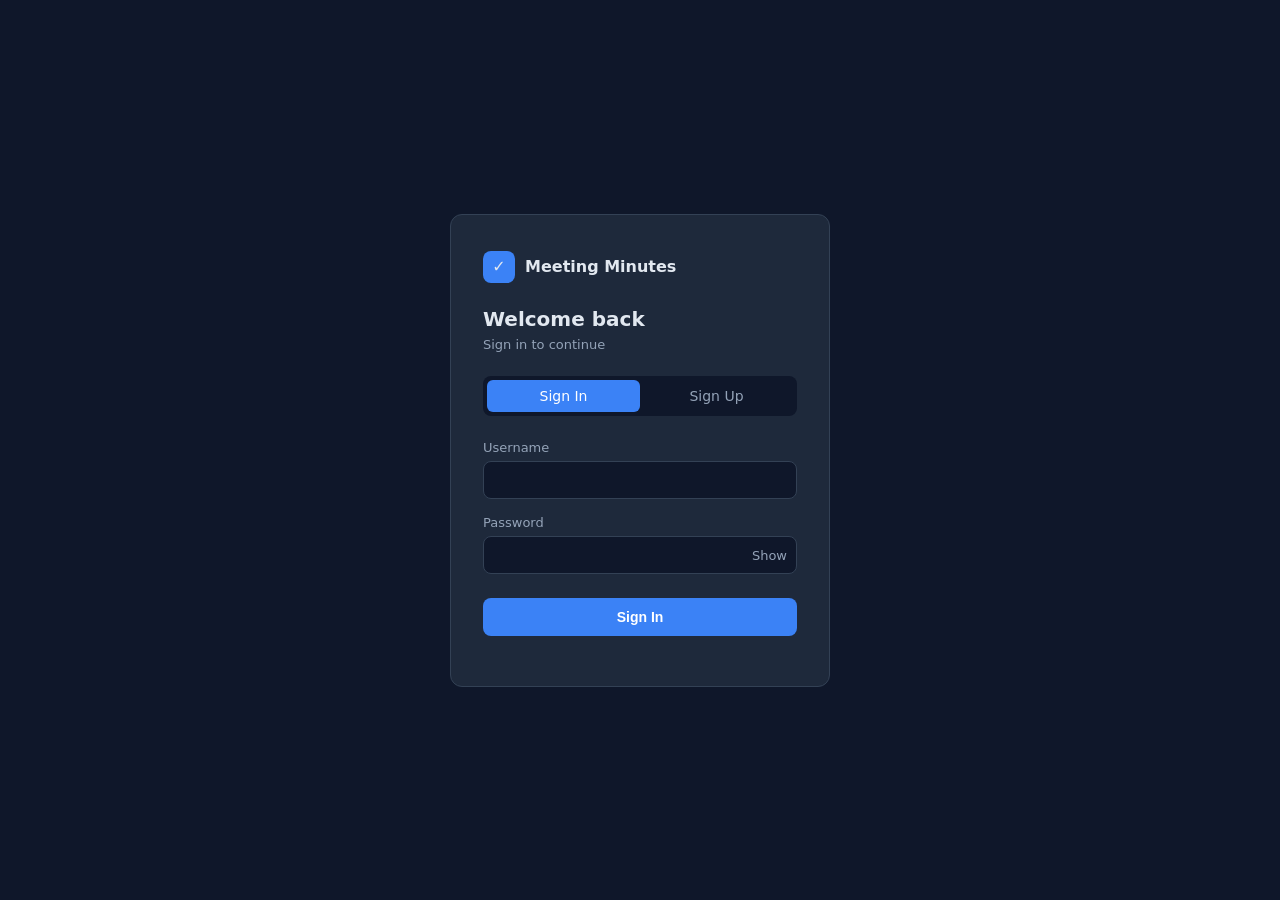
<file: index.html>
<!DOCTYPE html>
<html lang="en">
<head>
<meta charset="UTF-8" />
<meta name="viewport" content="width=device-width, initial-scale=1.0" />
<title>Minutes — Meeting Minutes Generator</title>
<meta name="description" content="Turn meeting transcripts into structured summaries, action items, decisions, and deadlines." />

<link rel="preconnect" href="https://fonts.googleapis.com" />
<link rel="preconnect" href="https://fonts.gstatic.com" crossorigin />
<link href="https://fonts.googleapis.com/css2?family=Inter:wght@400;500;600&family=JetBrains+Mono:wght@400;500&display=swap" rel="stylesheet" />
<link href="https://api.fontshare.com/v2/css?f[]=general-sans@500,600,700&display=swap" rel="stylesheet" />

<link rel="stylesheet" href="style.css" />
<script>
  const token = localStorage.getItem("access_token");
  if (!token) {
    window.location.href = "login.html";
  }
</script>
</head>
<body>

<div class="app" id="app">

  <!-- SIDEBAR -->
  <aside class="sidebar">
    <div class="sidebar-top">
      <div class="brand">
        <span class="brand-mark">
          <svg viewBox="0 0 20 20" fill="none"><rect x="3" y="3" width="14" height="14" rx="3" stroke="currentColor" stroke-width="1.6"/><path d="M6.5 8h7M6.5 11.5h4.5" stroke="currentColor" stroke-width="1.6" stroke-linecap="round"/><circle cx="14" cy="13" r="1.1" fill="currentColor"/></svg>
        </span>
        <span class="brand-name">Minutes</span>
      </div>
      <p class="brand-tagline">Meeting minutes, structured automatically.</p>
    </div>

    <nav class="nav" role="tablist" aria-label="Main sections">
      <button class="nav-item is-active" data-view="new" role="tab" aria-selected="true">
        <svg class="nav-icon" viewBox="0 0 20 20" fill="none"><path d="M10 4v12M4 10h12" stroke="currentColor" stroke-width="1.6" stroke-linecap="round"/></svg>
        New Meeting
      </button>
      <button class="nav-item" data-view="history" role="tab" aria-selected="false">
        <svg class="nav-icon" viewBox="0 0 20 20" fill="none"><path d="M10 5.5V10l3 2M17 10a7 7 0 1 1-14 0 7 7 0 0 1 14 0Z" stroke="currentColor" stroke-width="1.6" stroke-linecap="round" stroke-linejoin="round"/></svg>
        History
      </button>
    </nav>

      
    <div class="sidebar-search-row">
      <div class="sidebar-search">
        <label for="searchInput" class="sr-only">Search meetings</label>
        <svg class="search-icon" viewBox="0 0 20 20" fill="none"><path d="M9 15.5A6.5 6.5 0 1 0 9 2.5a6.5 6.5 0 0 0 0 13ZM17.5 17.5 13.6 13.6" stroke="currentColor" stroke-width="1.6" stroke-linecap="round" stroke-linejoin="round"/></svg>
        <input type="text" id="searchInput" placeholder="Search meetings..." autocomplete="off" />
      </div>
      <button class="theme-toggle-icon" id="themeToggle" aria-label="Toggle light and dark mode">
        <svg class="icon-sun" viewBox="0 0 20 20" fill="none"><circle cx="10" cy="10" r="3.5" stroke="currentColor" stroke-width="1.6"/><path d="M10 2.5v1.8M10 15.7v1.8M17.5 10h-1.8M4.3 10H2.5M15.3 4.7l-1.3 1.3M6 14l-1.3 1.3M15.3 15.3 14 14M6 6 4.7 4.7" stroke="currentColor" stroke-width="1.6" stroke-linecap="round"/></svg>
        <svg class="icon-moon" viewBox="0 0 20 20" fill="none"><path d="M16.5 12.3A6.8 6.8 0 0 1 7.7 3.5a6.8 6.8 0 1 0 8.8 8.8Z" stroke="currentColor" stroke-width="1.6" stroke-linejoin="round"/></svg>
        <span id="themeLabel" class="sr-only">Dark mode</span>
      </button>
    </div>

    <div class="sidebar-bottom">
      <button id="logoutBtn" style="width:100%; padding:10px 12px; background:transparent; border:1px solid var(--border, #334155); color:inherit; border-radius:8px; cursor:pointer; font-size:13px; margin-bottom:8px;">
        Log Out
      </button>
      <p class="footer-note">AI Meeting Assistant • v1.0</p>
    </div>
  </aside>

  <!-- MAIN -->
  <main class="main">

    <!-- NEW MEETING VIEW -->
    <section class="view is-active" id="view-new">
      <header class="view-header">
        <h1>New meeting</h1>
        <p>Paste a transcript or upload a file to generate structured minutes.</p>
      </header>

      <div class="input-mode-switch" role="tablist" aria-label="Transcript input method">
        <button class="mode-btn is-active" data-mode="paste" role="tab" aria-selected="true">Paste text</button>
        <button class="mode-btn" data-mode="upload" role="tab" aria-selected="false">Upload file</button>
      </div>

      <!-- Paste mode -->
      <div class="input-panel is-active" id="panel-paste">
        <label for="transcriptText" class="sr-only">Meeting transcript</label>
        <textarea id="transcriptText" placeholder="Paste your meeting transcript here..." rows="12"></textarea>
        <div class="panel-footer">
          <span class="char-count" id="charCount">0 characters</span>
          <button id="clear" type="button" class="btn btn-secondary">Clear</button>
          <button class="btn btn-primary" id="processTextBtn">
            <span class="btn-label">Generate minutes</span>
            <span class="btn-spinner" aria-hidden="true"></span>
          </button>
        </div>
      </div>

      <!-- Upload mode -->
      <div class="input-panel" id="panel-upload">
        <label class="dropzone" id="dropzone" for="fileInput">
          <input type="file" id="fileInput" accept=".docx,.pdf" hidden />
          <svg class="dropzone-icon" viewBox="0 0 24 24" fill="none"><path d="M12 15V4M12 4 8 8M12 4l4 4" stroke="currentColor" stroke-width="1.6" stroke-linecap="round" stroke-linejoin="round"/><path d="M4 15v3a2 2 0 0 0 2 2h12a2 2 0 0 0 2-2v-3" stroke="currentColor" stroke-width="1.6" stroke-linecap="round" stroke-linejoin="round"/></svg>
          <p class="dropzone-text"><strong>Click to browse</strong> or drag a file here</p>
          <p class="dropzone-hint">.docx or .pdf, up to 10MB</p>
        </label>
        <div class="file-chip" id="fileChip" hidden>
          <svg viewBox="0 0 20 20" fill="none"><path d="M6 2.5h6l4 4V16a1.5 1.5 0 0 1-1.5 1.5h-8A1.5 1.5 0 0 1 5 16V4A1.5 1.5 0 0 1 6.5 2.5Z" stroke="currentColor" stroke-width="1.4" stroke-linejoin="round"/></svg>
          <span id="fileChipName">filename.docx</span>
          <button id="fileChipRemove" aria-label="Remove file">&times;</button>
        </div>
        <div class="panel-footer">
          <span></span>
          <button class="btn btn-primary" id="processFileBtn" disabled>
            <span class="btn-label">Generate minutes</span>
            <span class="btn-spinner" aria-hidden="true"></span>
          </button>
        </div>
      </div>

      <!-- Result -->
      <div class="success-check" id="successCheck" hidden>
        <svg viewBox="0 0 20 20" fill="none"><path d="M4 10.5l4 4 8-9" stroke="currentColor" stroke-width="2" stroke-linecap="round" stroke-linejoin="round"/></svg>
      </div>
      <div class="result" id="resultPanel" hidden>
        <div class="result-header">
          <h2>Minutes generated</h2>
          <span class="result-timestamp" id="resultTimestamp"></span>
        </div>
        <div class="rail" id="resultRail"></div>
      </div>
    </section>

    <!-- HISTORY VIEW -->
    <section class="view" id="view-history">
      <header class="view-header">
        <h1>History</h1>
        <p>All processed meetings, most recent first.</p>
      </header>

      <div class="stats-bar" id="statsBar" hidden>
        <div class="stat-card">
          <span class="stat-value" id="statTotal">0</span>
          <span class="stat-label">Total meetings</span>
        </div>
        <div class="stat-card">
          <span class="stat-value" id="statWeek">0</span>
          <span class="stat-label">This week</span>
        </div>
        <div class="stat-card">
          <span class="stat-value" id="statLast">—</span>
          <span class="stat-label">Last processed</span>
        </div>
      </div>

      <div class="history-list" id="historyList"></div>

      <div class="empty-state" id="historyEmpty" hidden>
        <div class="empty-state-icon">
          <svg viewBox="0 0 24 24" fill="none"><path d="M12 7v6l4 2M20 12a8 8 0 1 1-16 0 8 8 0 0 1 16 0Z" stroke="currentColor" stroke-width="1.7" stroke-linecap="round" stroke-linejoin="round"/></svg>
        </div>
        <p>Nothing here yet</p>
        <span>Once you generate your first set of minutes, it'll show up here — ready to search, revisit, or export.</span>
      </div>
    </section>

  </main>
</div>

<!-- MEETING DETAIL MODAL -->
<div class="modal-overlay" id="modalOverlay" hidden>
  <div class="modal" role="dialog" aria-modal="true" aria-labelledby="modalTitle">
    <div class="modal-header">
      <div>
        <h2 id="modalTitle">Meeting details</h2>
        <span class="modal-timestamp" id="modalTimestamp"></span>
      </div>
      <button class="modal-close" id="modalClose" aria-label="Close">&times;</button>
    </div>
    <div class="modal-body">
      <div class="rail" id="modalRail"></div>
      <details class="transcript-toggle">
        <summary>View original transcript</summary>
        <pre class="transcript-text" id="modalTranscript"></pre>
      </details>
    </div>
    <div class="modal-footer">
      <button class="btn btn-secondary" id="exportMdBtn">
        <svg viewBox="0 0 20 20" fill="none"><path d="M4 3.5h9l3 3V16a1 1 0 0 1-1 1H4a1 1 0 0 1-1-1V4.5a1 1 0 0 1 1-1Z" stroke="currentColor" stroke-width="1.4" stroke-linejoin="round"/></svg>
        Export Markdown
      </button>
      <button class="btn btn-secondary" id="exportPdfBtn">
        <svg viewBox="0 0 20 20" fill="none"><path d="M4 3.5h9l3 3V16a1 1 0 0 1-1 1H4a1 1 0 0 1-1-1V4.5a1 1 0 0 1 1-1Z" stroke="currentColor" stroke-width="1.4" stroke-linejoin="round"/></svg>
        Export PDF
      </button>
    </div>
  </div>
</div>

<!-- TOAST -->
<div class="toast" id="toast" hidden></div>

<script src="script.js"></script>
<script>
  document.getElementById("logoutBtn").addEventListener("click", function () {
    localStorage.removeItem("access_token");
    window.location.href = "login.html";
  });
</script>
</body>
</html>
</file>
<file: style.css>
/* ============================================
   DESIGN TOKENS — Studio Slate
   ============================================ */
:root {
  --bg: #E6EEF5;
  --surface: #FFFFFF;
  --surface-2: #DBE7F0;
  --surface-hover: #CCDDEC;
  --border: #C3D5E5;
  --text: #1C1F26;
  --text-muted: #5B6B80;
  --text-faint: #8A9AAC;

  --accent: #2F6FED;
  --accent-hover: #2559C7;
  --accent-soft: #DEE9FC;
  --accent-contrast: #FFFFFF;

  --mint: #17A398;
  --mint-soft: #DFF3F0;
  --amber: #B5730E;
  --amber-soft: #FBF0DD;
  --rose: #C23B4E;
  --rose-soft: #FBE7E9;

  --shadow-sm: 0 1px 2px rgba(30, 45, 66, 0.08);
  --shadow-md: 0 4px 16px rgba(30, 45, 66, 0.10);
  --shadow-lg: 0 12px 32px rgba(30, 45, 66, 0.16);

  --radius-sm: 6px;
  --radius-md: 10px;
  --radius-lg: 16px;

  --font-display: 'General Sans', 'Inter', system-ui, sans-serif;
  --font-body: 'Inter', system-ui, sans-serif;
  --font-mono: 'JetBrains Mono', 'SFMono-Regular', Consolas, monospace;

  color-scheme: light;
}

html[data-theme="dark"] {
  --bg: #181B22;
  --surface: #21252E;
  --surface-2: #262B35;
  --surface-hover: #2E3440;
  --border: #333947;
  --text: #F1F3F6;
  --text-muted: #A3A9B5;
  --text-faint: #6E7484;

  --accent: #6C97F5;
  --accent-hover: #86AAF7;
  --accent-soft: #1E2C42;
  --accent-contrast: #101826;

  --mint: #3FBBA9;
  --mint-soft: #1B3B36;
  --amber: #E0A94E;
  --amber-soft: #3A2F1C;
  --rose: #E17587;
  --rose-soft: #3B2429;

  --shadow-sm: 0 1px 2px rgba(0, 0, 0, 0.24);
  --shadow-md: 0 4px 16px rgba(0, 0, 0, 0.32);
  --shadow-lg: 0 12px 32px rgba(0, 0, 0, 0.44);

  color-scheme: dark;
}

/* ============================================
   RESET & BASE
   ============================================ */
* { box-sizing: border-box; }
html, body { height: 100%; }
body {
  margin: 0;
  font-family: var(--font-body);
  background: var(--bg);
  color: var(--text);
  -webkit-font-smoothing: antialiased;
  transition: background 0.2s ease, color 0.2s ease;
}
h1, h2, h3 { font-family: var(--font-display); margin: 0; letter-spacing: -0.01em; }
p { margin: 0; }
button { font-family: inherit; cursor: pointer; }
textarea, input { font-family: inherit; }
.sr-only {
  position: absolute; width: 1px; height: 1px; padding: 0; margin: -1px;
  overflow: hidden; clip: rect(0,0,0,0); white-space: nowrap; border: 0;
}
:focus-visible {
  outline: 2px solid var(--accent);
  outline-offset: 2px;
}
@media (prefers-reduced-motion: reduce) {
  *, *::before, *::after { animation-duration: 0.001ms !important; transition-duration: 0.001ms !important; }
}

/* ============================================
   LAYOUT
   ============================================ */
.app {
  display: grid;
  grid-template-columns: 260px 1fr;
  min-height: 100vh;
}

.sidebar {
  background: var(--surface-2);
  border-right: 1px solid var(--border);
  display: flex;
  flex-direction: column;
  padding: 24px 18px;
  position: sticky;
  top: 0;
  height: 100vh;
}

.sidebar-top { margin-bottom: 28px; }

.brand { display: flex; align-items: center; gap: 10px; margin-bottom: 6px; }
.brand-mark {
  width: 30px; height: 30px;
  background: linear-gradient(135deg, var(--accent), var(--mint));
  color: #FFFFFF;
  border-radius: 8px;
  display: flex; align-items: center; justify-content: center;
  flex-shrink: 0;
  box-shadow: var(--shadow-sm);
}
.brand-mark svg { width: 16px; height: 16px; }
.brand-name {
  font-family: var(--font-display);
  font-weight: 600;
  font-size: 17px;
}
.brand-tagline {
  font-size: 12.5px;
  color: var(--text-muted);
  line-height: 1.4;
  padding-left: 2px;
}

.nav { display: flex; flex-direction: column; gap: 2px; margin-bottom: 20px; }
.nav-item {
  display: flex; align-items: center; gap: 10px;
  background: transparent;
  border: none;
  color: var(--text-muted);
  font-size: 14px;
  font-weight: 500;
  padding: 9px 10px;
  border-radius: var(--radius-sm);
  text-align: left;
  transition: background 0.15s ease, color 0.15s ease;
}
.nav-item:hover { background: var(--surface-hover); color: var(--text); }
.nav-item.is-active { background: var(--accent-soft); color: var(--accent); }
.nav-icon { width: 17px; height: 17px; flex-shrink: 0; }

.sidebar-search {
  position: relative;
  margin-bottom: 8px;
}
.search-icon {
  position: absolute; left: 10px; top: 50%; transform: translateY(-50%);
  width: 15px; height: 15px; color: var(--text-faint); pointer-events: none;
}
.sidebar-search input {
  width: 100%;
  background: var(--surface);
  border: 1px solid var(--border);
  border-radius: var(--radius-sm);
  padding: 8px 10px 8px 32px;
  font-size: 13.5px;
  color: var(--text);
}
.sidebar-search input:focus { border-color: var(--accent); }
.sidebar-search input::placeholder { color: var(--text-faint); }

.sidebar-search-row {
  display: flex;
  align-items: center;
  gap: 8px;
  margin-bottom: 8px;
}
.sidebar-search-row .sidebar-search {
  flex: 1;
  margin-bottom: 0;
}
.theme-toggle-icon {
  flex-shrink: 0;
  width: 34px;
  height: 34px;
  display: flex;
  align-items: center;
  justify-content: center;
  border: 1px solid var(--border);
  border-radius: var(--radius-sm);
  background: transparent;
  cursor: pointer;
  color: var(--text-faint);
}
.theme-toggle-icon svg {
  width: 16px;
  height: 16px;
}

.sidebar-bottom {
  margin-top: auto;
  padding-top: 16px;
  border-top: 1px solid var(--border);
}
.theme-toggle {
  display: flex; align-items: center; gap: 8px;
  width: 100%;
  background: transparent;
  border: 1px solid var(--border);
  border-radius: var(--radius-sm);
  padding: 8px 10px;
  font-size: 13px;
  color: var(--text);
  margin-bottom: 10px;
}
.theme-toggle:hover { background: var(--surface-hover); }
.theme-toggle svg { width: 15px; height: 15px; }
.icon-moon { display: none; }
html[data-theme="dark"] .icon-sun { display: none; }
html[data-theme="dark"] .icon-moon { display: block; }
.footer-note { font-size: 11px; color: var(--text-faint); padding-left: 2px; }

.main {
  padding: 40px 48px 60px;
  max-width: 880px;
}

.view { display: none; animation: fadeIn 0.25s ease; }
.view.is-active { display: block; }
@keyframes fadeIn {
  from { opacity: 0; transform: translateY(4px); }
  to { opacity: 1; transform: translateY(0); }
}

.view-header { margin-bottom: 28px; }
.view-header h1 {
  font-size: 28px;
  font-weight: 700;
  letter-spacing: -0.02em;
  margin-bottom: 5px;
}
.view-header p { color: var(--text-muted); font-size: 14.5px; }

/* ============================================
   INPUT MODE SWITCH
   ============================================ */
.input-mode-switch {
  display: inline-flex;
  background: var(--surface-2);
  border: 1px solid var(--border);
  border-radius: var(--radius-sm);
  padding: 3px;
  margin-bottom: 18px;
}
.mode-btn {
  background: transparent;
  border: none;
  padding: 7px 16px;
  border-radius: 5px;
  font-size: 13.5px;
  font-weight: 500;
  color: var(--text-muted);
}
.mode-btn.is-active { background: var(--surface); color: var(--text); box-shadow: var(--shadow-sm); }

.input-panel { display: none; }
.input-panel.is-active { display: block; }

textarea#transcriptText {
  width: 100%;
  background: var(--surface);
  border: 1px solid var(--border);
  border-radius: var(--radius-md);
  padding: 16px;
  font-size: 14px;
  line-height: 1.6;
  color: var(--text);
  resize: vertical;
  min-height: 220px;
}
textarea#transcriptText:focus { border-color: var(--accent); }
textarea#transcriptText::placeholder { color: var(--text-faint); }

.panel-footer {
  display: flex;
  align-items: center;
  justify-content: space-between;
  margin-top: 12px;
}
.char-count { font-size: 12.5px; color: var(--text-faint); font-family: var(--font-mono); }

.dropzone {
  display: flex; flex-direction: column; align-items: center; justify-content: center;
  gap: 10px;
  border: 1.5px dashed var(--border);
  border-radius: var(--radius-md);
  padding: 44px 20px;
  background: var(--surface);
  cursor: pointer;
  transition: border-color 0.15s ease, background 0.15s ease, transform 0.15s ease;
  text-align: center;
}
.dropzone:hover, .dropzone.is-dragover { border-color: var(--accent); background: var(--accent-soft); transform: translateY(-1px); }
.dropzone-icon { width: 34px; height: 34px; color: var(--text-faint); transition: color 0.15s ease, transform 0.15s ease; }
.dropzone:hover .dropzone-icon { transform: translateY(-2px); }
.dropzone.is-dragover .dropzone-icon { color: var(--accent); }
.dropzone-text { font-size: 14px; color: var(--text); }
.dropzone-hint { font-size: 12.5px; color: var(--text-faint); }

.file-chip {
  display: inline-flex; align-items: center; gap: 8px;
  background: var(--accent-soft);
  color: var(--accent);
  border-radius: var(--radius-sm);
  padding: 7px 10px;
  font-size: 13px;
  margin-top: 12px;
}
.file-chip svg { width: 15px; height: 15px; }
.file-chip button {
  display: inline-flex; align-items: center; justify-content: center;
  width: 20px; height: 20px;
  background: none; border: none; color: inherit; font-size: 16px; line-height: 1;
  padding: 0; margin-left: 2px; opacity: 0.75; border-radius: 5px;
}
.file-chip button:hover { opacity: 1; background: rgba(0,0,0,0.07); }
html[data-theme="dark"] .file-chip button:hover { background: rgba(255,255,255,0.1); }

/* ============================================
   BUTTONS
   ============================================ */
.btn {
  display: inline-flex; align-items: center; gap: 7px;
  border: none;
  border-radius: var(--radius-sm);
  padding: 9px 16px;
  font-size: 13.5px;
  font-weight: 500;
  transition: background 0.15s ease, opacity 0.15s ease;
}
.btn-primary {
  background: var(--accent);
  color: var(--accent-contrast);
  padding: 11px 20px;
  font-size: 14.5px;
  box-shadow: var(--shadow-sm);
}
.btn-primary svg { width: 15px; height: 15px; }
.btn-primary:hover:not(:disabled) { background: var(--accent-hover); box-shadow: var(--shadow-md); }
.btn-primary:disabled { opacity: 0.45; cursor: not-allowed; }
.btn-secondary {
  background: var(--surface);
  color: var(--text);
  border: 1px solid var(--border);
}
.btn-secondary:hover { background: var(--surface-hover); }
.btn-secondary svg { width: 14px; height: 14px; }

.btn-spinner {
  width: 13px; height: 13px;
  border: 2px solid rgba(255,255,255,0.35);
  border-top-color: currentColor;
  border-radius: 50%;
  display: none;
  animation: spin 0.7s linear infinite;
}
.btn.is-loading .btn-label { opacity: 0.6; }
.btn.is-loading .btn-spinner { display: inline-block; }
@keyframes spin { to { transform: rotate(360deg); } }

/* ============================================
   RESULT RAIL (summary -> decisions -> action items -> deadlines)
   ============================================ */
.result { margin-top: 32px; animation: fadeIn 0.3s ease; }
.success-check {
  display: flex; align-items: center; justify-content: center;
  width: 44px; height: 44px;
  margin: 8px auto 0;
  border-radius: 50%;
  background: var(--mint-soft);
  color: var(--mint);
  transform: scale(0.6);
  opacity: 0;
  transition: transform 0.35s cubic-bezier(0.34, 1.56, 0.64, 1), opacity 0.25s ease;
}
.success-check.is-visible { transform: scale(1); opacity: 1; }
.success-check svg { width: 22px; height: 22px; }
.result-header {
  display: flex; align-items: baseline; justify-content: space-between;
  margin-bottom: 16px;
}
.result-header h2 { font-size: 17px; font-weight: 600; }
.result-timestamp { font-size: 12px; color: var(--text-faint); font-family: var(--font-mono); }

.rail { display: flex; flex-direction: column; }
.rail-step { display: flex; gap: 14px; position: relative; }
.rail-step:not(:last-child) { padding-bottom: 22px; }
.rail-marker {
  display: flex; flex-direction: column; align-items: center;
  flex-shrink: 0;
}
.rail-dot {
  width: 26px; height: 26px;
  border-radius: 50%;
  display: flex; align-items: center; justify-content: center;
  flex-shrink: 0;
}
.rail-dot svg { width: 13px; height: 13px; }
.rail-line {
  width: 1.5px;
  flex: 1;
  background: var(--border);
  margin-top: 4px;
}
.rail-content { flex: 1; padding-top: 2px; }
.rail-label-row {
  display: flex; align-items: center; justify-content: space-between;
  margin-bottom: 4px;
}
.rail-label {
  font-size: 12px; font-weight: 600; text-transform: uppercase; letter-spacing: 0.04em;
}
.copy-btn {
  display: inline-flex; align-items: center; gap: 4px;
  background: transparent;
  border: none;
  color: var(--text-faint);
  font-size: 11.5px;
  padding: 2px 6px;
  border-radius: 4px;
  opacity: 0;
  transition: opacity 0.15s ease, color 0.15s ease, background 0.15s ease;
}
.rail-step:hover .copy-btn { opacity: 1; }
.copy-btn:hover { color: var(--text); background: var(--surface-hover); }
.copy-btn svg { width: 12px; height: 12px; }
.copy-btn.is-copied { color: var(--mint); opacity: 1; }
.rail-text {
  font-size: 14px; line-height: 1.65; color: var(--text); white-space: pre-wrap;
}

.step-summary .rail-dot { background: var(--accent-soft); color: var(--accent); }
.step-summary .rail-label { color: var(--accent); }
.step-decisions .rail-dot { background: var(--mint-soft); color: var(--mint); }
.step-decisions .rail-label { color: var(--mint); }
.step-actions .rail-dot { background: var(--amber-soft); color: var(--amber); }
.step-actions .rail-label { color: var(--amber); }
.step-deadlines .rail-dot { background: var(--rose-soft); color: var(--rose); }
.step-deadlines .rail-label { color: var(--rose); }

/* ============================================
   STATS BAR
   ============================================ */
.stats-bar {
  display: grid;
  grid-template-columns: repeat(3, 1fr);
  gap: 12px;
  margin-bottom: 22px;
}
.stat-card {
  background: var(--surface);
  border: 1px solid var(--border);
  border-radius: var(--radius-md);
  padding: 14px 16px;
  display: flex; flex-direction: column; gap: 3px;
}
.stat-value {
  font-family: var(--font-display);
  font-size: 22px;
  font-weight: 700;
  color: var(--accent);
}
.stat-label {
  font-size: 12px;
  color: var(--text-muted);
}
@media (max-width: 560px) {
  .stats-bar { grid-template-columns: 1fr; }
}

/* ============================================
   HISTORY LIST
   ============================================ */
.history-list { display: flex; flex-direction: column; gap: 10px; }
.history-card {
  position: relative;
  background: var(--surface);
  border: 1px solid var(--border);
  border-radius: var(--radius-md);
  padding: 16px 18px 16px 24px;
  cursor: pointer;
  transition: border-color 0.15s ease, box-shadow 0.15s ease;
  overflow: hidden;
}
.history-card::before {
  content: "";
  position: absolute;
  left: 0; top: 0; bottom: 0;
  width: 3px;
  background: linear-gradient(180deg, var(--accent), var(--mint));
}
.history-card:hover { border-color: var(--accent); box-shadow: var(--shadow-sm); }
.history-card-top {
  display: flex; align-items: center; justify-content: space-between;
  margin-bottom: 6px;
}
.history-card-id {
  font-family: var(--font-mono);
  font-size: 11.5px;
  color: var(--text-faint);
}
.history-card-time {
  font-family: var(--font-mono);
  font-size: 11.5px;
  color: var(--text-faint);
}
.history-card-snippet {
  font-size: 14px;
  color: var(--text-muted);
  line-height: 1.5;
  display: -webkit-box;
  -webkit-line-clamp: 2;
  -webkit-box-orient: vertical;
  overflow: hidden;
}

.empty-state {
  display: flex; flex-direction: column; align-items: center; justify-content: center;
  gap: 12px;
  padding: 64px 20px;
  color: var(--text-faint);
  text-align: center;
}
.empty-state-icon {
  width: 64px; height: 64px;
  border-radius: 50%;
  background: var(--accent-soft);
  color: var(--accent);
  display: flex; align-items: center; justify-content: center;
}
.empty-state-icon svg { width: 30px; height: 30px; }
.empty-state p { font-size: 15.5px; font-weight: 600; color: var(--text); }
.empty-state span { font-size: 13.5px; max-width: 280px; line-height: 1.5; }

/* ============================================
   MODAL
   ============================================ */
.modal-overlay {
  position: fixed; inset: 0;
  background: rgba(15, 17, 22, 0.5);
  display: flex; align-items: center; justify-content: center;
  padding: 24px;
  z-index: 50;
  animation: fadeIn 0.15s ease;
}
.modal-overlay[hidden] { display: none; }
.modal {
  background: var(--surface);
  border-radius: var(--radius-lg);
  box-shadow: var(--shadow-lg);
  width: 100%;
  max-width: 620px;
  max-height: 85vh;
  display: flex;
  flex-direction: column;
  overflow: hidden;
}
.modal-header {
  display: flex; align-items: flex-start; justify-content: space-between;
  padding: 22px 24px 16px;
  border-bottom: 1px solid var(--border);
}
.modal-header h2 { font-size: 17px; font-weight: 600; margin-bottom: 3px; }
.modal-timestamp { font-size: 12px; color: var(--text-faint); font-family: var(--font-mono); }
.modal-close {
  background: none; border: none; font-size: 20px; color: var(--text-faint);
  line-height: 1; padding: 4px;
}
.modal-close:hover { color: var(--text); }
.modal-body { padding: 22px 24px; overflow-y: auto; flex: 1; }
.modal-footer {
  display: flex; gap: 10px;
  padding: 16px 24px;
  border-top: 1px solid var(--border);
}

.transcript-toggle { margin-top: 22px; }
.transcript-toggle summary {
  font-size: 13px; font-weight: 500; color: var(--accent); cursor: pointer;
  padding: 4px 0;
}
.transcript-text {
  margin-top: 10px;
  background: var(--surface-2);
  border: 1px solid var(--border);
  border-radius: var(--radius-sm);
  padding: 14px;
  font-family: var(--font-mono);
  font-size: 12.5px;
  line-height: 1.6;
  color: var(--text-muted);
  white-space: pre-wrap;
  max-height: 220px;
  overflow-y: auto;
}

/* ============================================
   TOAST
   ============================================ */
.toast {
  position: fixed;
  bottom: 24px; left: 50%;
  transform: translateX(-50%) translateY(8px);
  background: var(--text);
  color: var(--bg);
  font-size: 13.5px;
  font-weight: 500;
  padding: 11px 18px;
  border-radius: var(--radius-sm);
  box-shadow: var(--shadow-lg);
  z-index: 100;
  opacity: 0;
  transition: opacity 0.2s ease, transform 0.2s ease;
}
.toast[hidden] { display: none; }
.toast.is-visible { opacity: 1; transform: translateX(-50%) translateY(0); }
.toast.is-error { background: var(--rose); color: #fff; }

/* ============================================
   RESPONSIVE
   ============================================ */
@media (max-width: 780px) {
  .app { grid-template-columns: 1fr; }
  .sidebar {
    position: relative; height: auto;
    flex-direction: row; align-items: center; flex-wrap: wrap;
    padding: 14px 16px; gap: 12px;
  }
  .sidebar-top { margin-bottom: 0; }
  .brand-tagline { display: none; }
  .nav { flex-direction: row; margin-bottom: 0; }
  .sidebar-search { flex: 1; min-width: 140px; margin-bottom: 0; }
  .sidebar-bottom { margin-top: 0; padding-top: 0; border-top: none; }
  .theme-toggle { margin-bottom: 0; }
  .theme-toggle span { display: none; }
  .footer-note { display: none; }
  .main { padding: 24px 18px 50px; }
}
</file>
